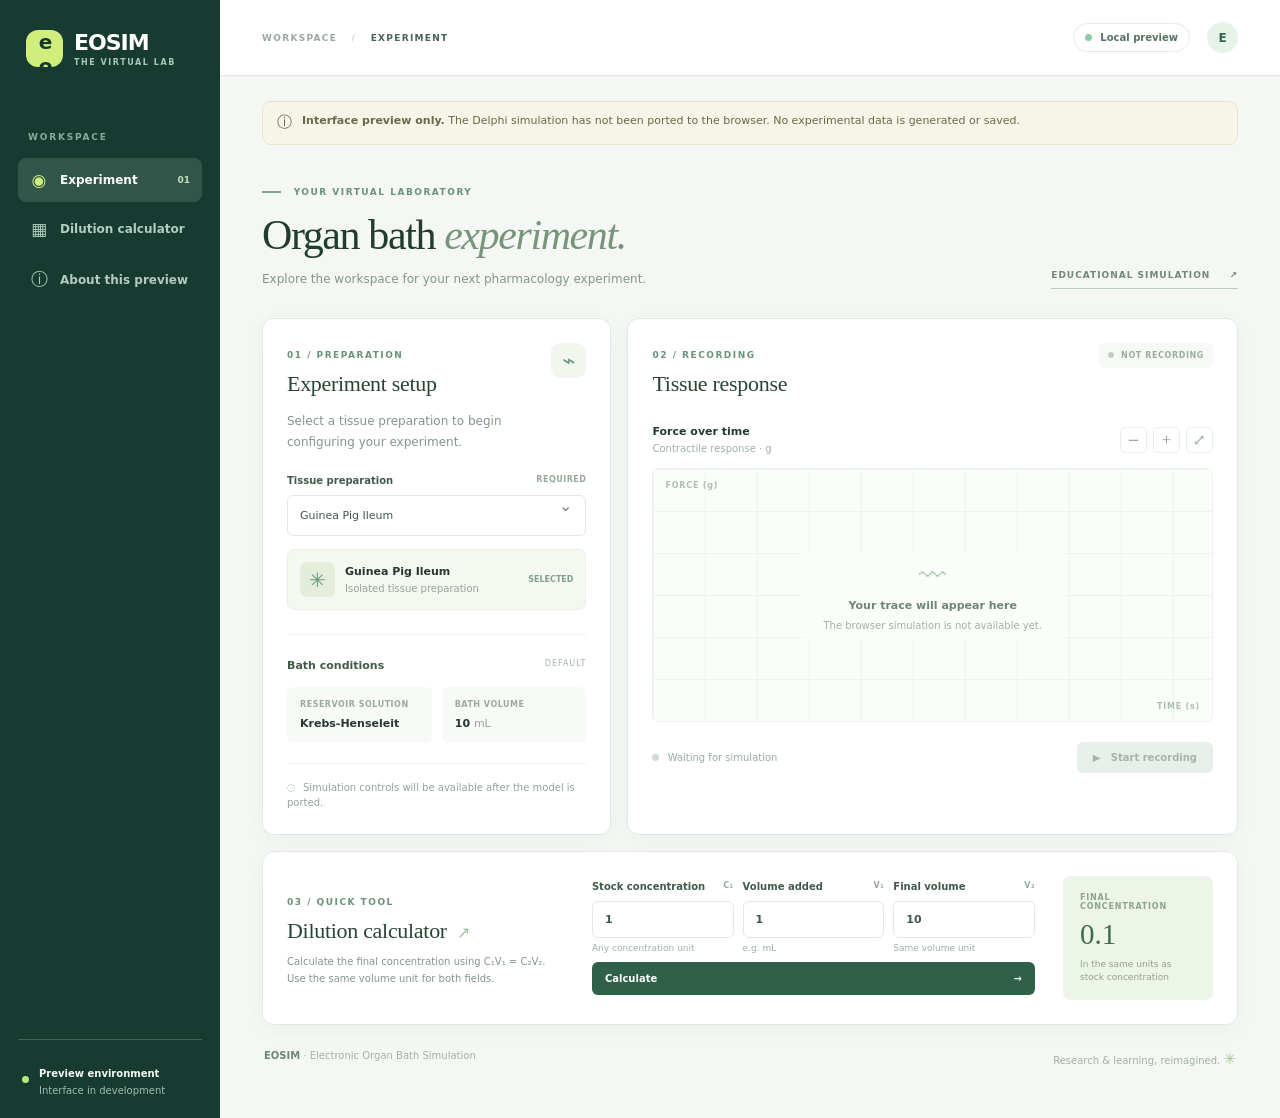
<file: preview/index.html>
<!doctype html>
<html lang="en">
<head>
  <meta charset="utf-8">
  <meta name="viewport" content="width=device-width,initial-scale=1">
  <meta http-equiv="Content-Security-Policy" content="default-src 'self'; script-src 'self'; style-src 'self'; img-src 'self' data:; connect-src 'self'; object-src 'none'; base-uri 'none'">
  <title>EOSIM — Lab preview</title>
  <link rel="stylesheet" href="./styles.css">
  <script type="module" src="./main.mjs"></script>
</head>
<body>
  <div class="shell">
    <aside class="sidebar">
      <a class="brand" href="./"><span class="brand-mark">e<span>o</span></span><span>EOSIM<small>THE VIRTUAL LAB</small></span></a>
      <div class="nav-label">WORKSPACE</div>
      <nav aria-label="Workspace"><a class="nav-active" href="#workspace"><span>◉</span> Experiment <b>01</b></a><a href="#calculator"><span>▦</span> Dilution calculator</a><a href="#about"><span>ⓘ</span> About this preview</a></nav>
      <div class="sidebar-bottom"><div class="status-dot"></div><div><strong>Preview environment</strong><small>Interface in development</small></div></div>
    </aside>
    <main id="workspace">
      <header class="topbar"><div class="breadcrumbs">WORKSPACE <span>/</span> <strong>EXPERIMENT</strong></div><div class="top-right"><span class="top-pill"><i></i> Local preview</span><span class="avatar">E</span></div></header>
      <div class="content">
        <div class="notice" role="status"><span>ⓘ</span><p><strong>Interface preview only.</strong> The Delphi simulation has not been ported to the browser. No experimental data is generated or saved.</p></div>
        <div class="page-heading"><div><div class="eyebrow"><span></span> YOUR VIRTUAL LABORATORY</div><h1>Organ bath <em>experiment.</em></h1><p>Explore the workspace for your next pharmacology experiment.</p></div><span class="heading-badge">EDUCATIONAL SIMULATION <span>↗</span></span></div>
        <div class="workspace-grid">
          <section class="card setup" aria-labelledby="setup-title"><div class="card-header"><div><span class="section-number">01 / PREPARATION</span><h2 id="setup-title">Experiment setup</h2></div><span class="icon-box">⌁</span></div><p class="card-description">Select a tissue preparation to begin configuring your experiment.</p><label for="tissue">Tissue preparation <span>REQUIRED</span></label><div class="select-wrap"><select id="tissue"><option>Guinea Pig Ileum</option><option>Chick Biventer</option><option>Rabbit Arterial Ring</option><option>Rabbit Jejunum</option></select></div><div class="tissue-info"><div class="tissue-icon">✳</div><div><strong id="tissue-name">Guinea Pig Ileum</strong><small>Isolated tissue preparation</small></div><span>SELECTED</span></div><div class="divider"></div><div class="subhead"><strong>Bath conditions</strong><span>DEFAULT</span></div><div class="conditions"><div><small>RESERVOIR SOLUTION</small><strong>Krebs-Henseleit</strong></div><div><small>BATH VOLUME</small><strong>10 <span>mL</span></strong></div></div><div class="setup-foot"><span>◌</span> Simulation controls will be available after the model is ported.</div></section>
          <section class="card recording" aria-labelledby="recording-title"><div class="card-header"><div><span class="section-number">02 / RECORDING</span><h2 id="recording-title">Tissue response</h2></div><span class="inactive"><i></i> NOT RECORDING</span></div><div class="chart-info"><div><strong>Force over time</strong><span>Contractile response · g</span></div><div class="chart-tools"><span>−</span><span>＋</span><span>⤢</span></div></div><div class="chart"><div class="axis-label">FORCE (g)</div><div class="chart-empty"><div class="wave-icon">〰</div><strong>Your trace will appear here</strong><span>The browser simulation is not available yet.</span></div><span class="axis-bottom">TIME (s)</span></div><div class="recording-bottom"><span><i></i> Waiting for simulation</span><button disabled>▶ &nbsp; Start recording</button></div></section>
        </div>
        <section class="card calculator" id="calculator"><div class="calc-intro"><span class="section-number">03 / QUICK TOOL</span><h2>Dilution calculator <span>↗</span></h2><p>Calculate the final concentration using C₁V₁ = C₂V₂. Use the same volume unit for both fields.</p></div><form id="dilution-form" class="calc-form"><label>Stock concentration <span>C₁</span><input id="stock" type="number" min="0" step="any" value="1" required><small>Any concentration unit</small></label><label>Volume added <span>V₁</span><input id="added" type="number" min="0" step="any" value="1" required><small>e.g. mL</small></label><label>Final volume <span>V₂</span><input id="total" type="number" min="0" step="any" value="10" required><small>Same volume unit</small></label><button type="submit">Calculate <span>→</span></button></form><div class="calc-result" aria-live="polite"><span>FINAL CONCENTRATION</span><strong id="result">0.1</strong><small id="result-note">In the same units as stock concentration</small></div></section>
        <footer id="about"><span><strong>EOSIM</strong> · Electronic Organ Bath Simulation</span><span>Research & learning, reimagined. <b>✳</b></span></footer>
      </div>
    </main>
  </div>
</body>
</html>
</file>
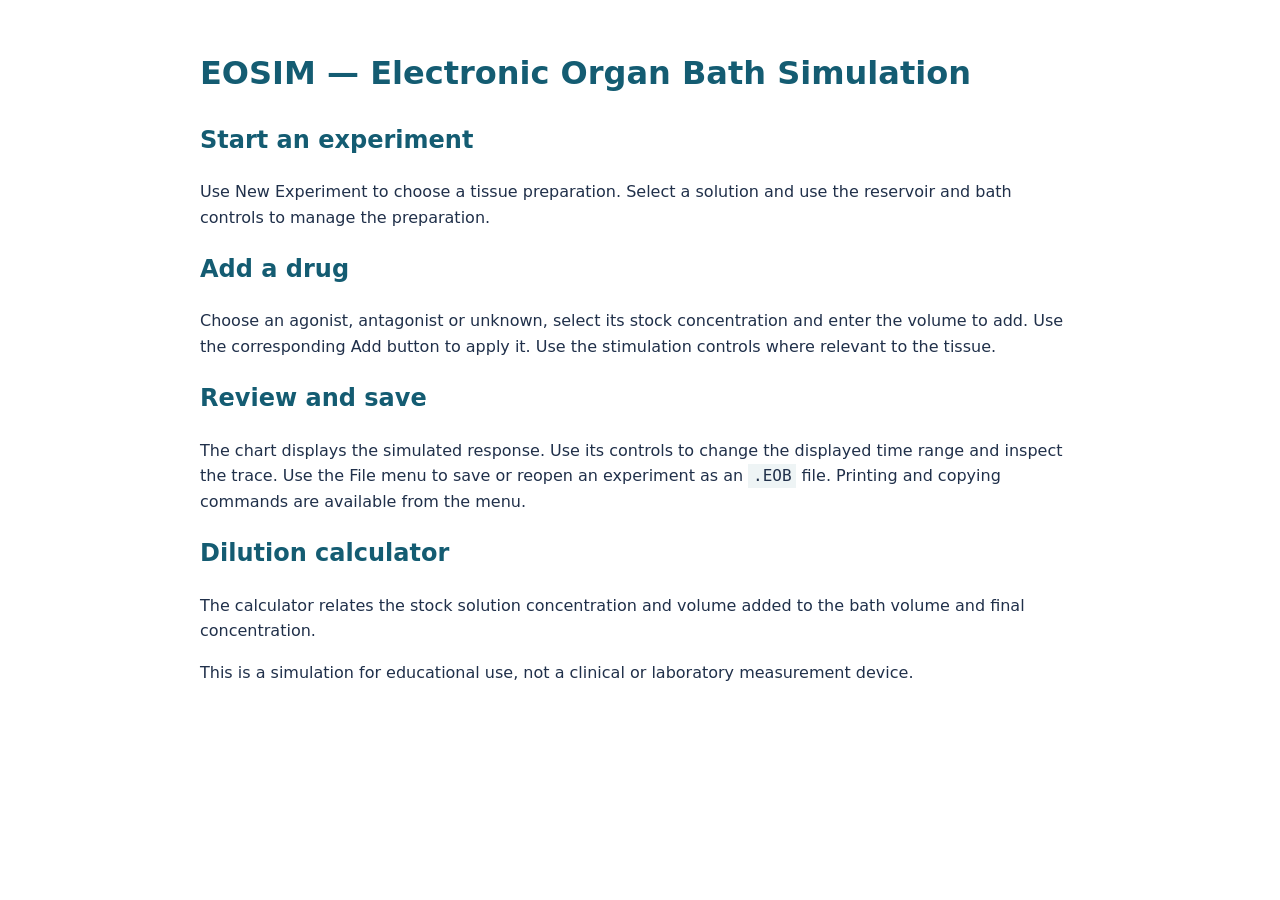
<file: EOSIM-help.html>
<!doctype html>
<html lang="en">
<head>
<meta charset="utf-8">
<meta name="viewport" content="width=device-width, initial-scale=1">
<title>EOSIM — Help</title>
<style>body{font:16px/1.6 system-ui,sans-serif;max-width:55rem;margin:3rem auto;padding:0 1rem;color:#20304a}h1,h2{color:#145c72}code{background:#eef4f5;padding:.15rem .3rem}</style>
</head>
<body>
<h1>EOSIM — Electronic Organ Bath Simulation</h1>
<h2>Start an experiment</h2>
<p>Use New Experiment to choose a tissue preparation. Select a solution and use the reservoir and bath controls to manage the preparation.</p>
<h2>Add a drug</h2>
<p>Choose an agonist, antagonist or unknown, select its stock concentration and enter the volume to add. Use the corresponding Add button to apply it. Use the stimulation controls where relevant to the tissue.</p>
<h2>Review and save</h2>
<p>The chart displays the simulated response. Use its controls to change the displayed time range and inspect the trace. Use the File menu to save or reopen an experiment as an <code>.EOB</code> file. Printing and copying commands are available from the menu.</p>
<h2>Dilution calculator</h2>
<p>The calculator relates the stock solution concentration and volume added to the bath volume and final concentration.</p>
<p>This is a simulation for educational use, not a clinical or laboratory measurement device.</p>
</body>
</html>
</file>
<file: preview/styles.css>
:root{font-family:Inter,ui-sans-serif,system-ui,-apple-system,BlinkMacSystemFont,"Segoe UI",sans-serif;color:#243830;background:#f4f7f4;font-synthesis:none}*{box-sizing:border-box}body{margin:0}.shell{min-height:100vh;display:grid;grid-template-columns:220px minmax(0,1fr)}.sidebar{background:#183b31;color:#f4faf6;display:flex;flex-direction:column;padding:30px 18px 22px;min-height:100vh}.brand{text-decoration:none;color:#fff;display:flex;gap:11px;align-items:center;font-size:22px;font-weight:750;letter-spacing:-1px;padding:0 8px}.brand small{display:block;font-size:8px;font-weight:700;letter-spacing:1.55px;color:#a5c8b6;margin-top:3px}.brand-mark{display:grid;place-items:center;width:37px;height:37px;background:#d1ee7d;border-radius:12px;color:#17382c;font-size:20px;letter-spacing:-2px}.brand-mark span{display:inline}.nav-label{font-size:9px;font-weight:800;letter-spacing:1.8px;color:#86ac9a;margin:65px 10px 16px}nav{display:grid;gap:5px}nav a{display:flex;align-items:center;gap:12px;padding:12px;color:#b4cbbf;font-size:12px;font-weight:600;text-decoration:none;border-radius:8px}nav a span{font-size:17px;width:18px;text-align:center;color:#abcabb}nav a b{margin-left:auto;font-size:9px;color:#c5dcbe}nav a.nav-active{background:#315649;color:#fff}nav a.nav-active span{color:#d1ed80}.sidebar-bottom{margin-top:auto;border-top:1px solid #426254;padding:22px 4px 0;display:flex;align-items:center;gap:10px}.status-dot,.top-pill i,.inactive i,.recording-bottom i{height:7px;width:7px;border-radius:50%;background:#b8e780;display:inline-block}.sidebar-bottom strong{font-size:10px}.sidebar-bottom small{display:block;color:#a1bdae;font-size:10px;margin-top:4px}.topbar{height:76px;border-bottom:1px solid #e3eae4;background:#fff;display:flex;align-items:center;justify-content:space-between;padding:0 42px}.breadcrumbs{font-size:9px;letter-spacing:1.3px;color:#9aa9a0;font-weight:800}.breadcrumbs span{padding:0 10px;color:#ced9d0}.breadcrumbs strong{color:#4a6357}.top-right{display:flex;gap:17px;align-items:center}.top-pill{border:1px solid #e3ebe3;border-radius:40px;font-size:10px;color:#567262;padding:8px 11px;font-weight:700}.top-pill i{margin-right:5px;background:#8dc9a2}.avatar{display:grid;place-items:center;width:31px;height:31px;background:#e7f2e8;border-radius:50%;font-size:12px;font-weight:700;color:#38664d}.content{max-width:1470px;margin:auto;padding:25px 42px}.notice{display:flex;gap:10px;align-items:flex-start;background:#f7f5e7;border:1px solid #e9e6cc;color:#6c674b;border-radius:9px;padding:10px 14px;font-size:11px;line-height:1.45}.notice span{font-size:15px}.notice p{margin:1px 0}.page-heading{display:flex;justify-content:space-between;align-items:end;margin:42px 0 29px}.eyebrow,.section-number{font-size:9px;letter-spacing:1.5px;font-weight:800;color:#69927a}.eyebrow span{display:inline-block;width:19px;height:2px;background:#7ba784;vertical-align:middle;margin-right:8px}h1{font-family:Georgia,serif;font-size:42px;line-height:1.1;letter-spacing:-1.4px;font-weight:400;margin:15px 0 11px;color:#213d30}h1 em{font-weight:400;color:#779579}.page-heading p,.card-description,.calc-intro p{margin:0;color:#84968a;font-size:12px;line-height:1.7}.heading-badge{font-size:9px;letter-spacing:1px;font-weight:800;color:#71887a;border-bottom:1px solid #b9cabe;padding:0 0 8px}.heading-badge span{margin-left:15px}.workspace-grid{display:grid;grid-template-columns:minmax(285px,0.83fr) minmax(400px,1.45fr);gap:16px}.card{background:#fff;border:1px solid #e2eae3;border-radius:12px;box-shadow:0 5px 20px #2c48370a}.setup,.recording{padding:24px}.card-header{display:flex;justify-content:space-between;align-items:flex-start}.card-header h2,.calc-intro h2{font-family:Georgia,serif;font-size:22px;font-weight:400;letter-spacing:-.3px;color:#294435;margin:9px 0 0}.icon-box{display:grid;place-items:center;background:#f1f6ef;color:#72947b;border-radius:9px;width:35px;height:35px;font-size:22px}.card-description{margin:14px 0 23px;max-width:280px}.setup label,.calc-form label{display:block;font-size:10px;font-weight:750;color:#3f5a4a}.setup label span,.calc-form label span{float:right;font-size:8px;color:#96aa9c;letter-spacing:.5px}.select-wrap{position:relative}.select-wrap:after{content:'⌄';position:absolute;right:14px;top:10px;pointer-events:none;color:#718a78}select,input{width:100%;height:41px;border:1px solid #e1e9e2;background:#fff;border-radius:6px;padding:0 12px;color:#40584a;font:inherit;font-size:11px;outline-color:#7ba784}.select-wrap select{appearance:none;margin-top:9px}.tissue-info{display:flex;align-items:center;gap:10px;background:#f5f8f1;border:1px solid #eaf0e6;border-radius:7px;padding:12px;margin-top:13px}.tissue-icon{display:grid;place-items:center;width:35px;height:35px;border-radius:7px;background:#e3edda;color:#6a9770;font-size:20px}.tissue-info strong,.tissue-info small{display:block}.tissue-info strong{font-size:11px}.tissue-info small{font-size:10px;color:#92a598;margin-top:5px}.tissue-info>span{margin-left:auto;font-size:8px;font-weight:800;color:#82a18a}.divider{height:1px;background:#edf1ed;margin:24px 0}.subhead{display:flex;justify-content:space-between;font-size:11px;color:#405a49}.subhead span{font-size:8px;color:#a3b0a5;letter-spacing:1px}.conditions{display:grid;grid-template-columns:1fr 1fr;gap:10px;margin:15px 0 20px}.conditions div{background:#f8faf8;border-radius:6px;padding:13px}.conditions small,.conditions strong{display:block}.conditions small{font-size:8px;letter-spacing:.5px;color:#9aa99e;font-weight:800;margin-bottom:8px}.conditions strong{font-size:11px}.conditions strong span{font-weight:400;color:#94a69a}.setup-foot{border-top:1px solid #edf1ed;padding-top:16px;color:#91a498;font-size:10px;line-height:1.5}.setup-foot span{color:#87ad8c;margin-right:4px}.inactive{font-size:8px;letter-spacing:.6px;font-weight:800;color:#9baba0;background:#f7f9f7;padding:8px 9px;border-radius:5px}.inactive i{background:#c5cec5;height:6px;width:6px;margin-right:4px}.chart-info{display:flex;justify-content:space-between;align-items:center;margin:28px 0 14px}.chart-info strong,.chart-info span{display:block}.chart-info strong{font-size:11px}.chart-info span{font-size:10px;color:#a0afa4;margin-top:5px}.chart-tools{display:flex;gap:6px}.chart-tools span{width:27px;height:26px;display:grid;place-items:center;border:1px solid #e8eeea;border-radius:5px;font-size:15px;color:#98a99e;margin:0}.chart{height:254px;position:relative;border:1px solid #ecf1ec;border-radius:7px;background-color:#fbfdfb;background-image:linear-gradient(#eef4ee 1px,transparent 1px),linear-gradient(90deg,#eef4ee 1px,transparent 1px);background-size:100% 42px, 52px 100%;display:grid;place-items:center}.axis-label,.axis-bottom{position:absolute;font-size:8px;font-weight:800;letter-spacing:.8px;color:#afbeb2}.axis-label{top:12px;left:12px}.axis-bottom{right:12px;bottom:10px}.chart-empty{text-align:center;background:#fbfdfbee;padding:8px 20px}.chart-empty strong,.chart-empty span{display:block}.chart-empty strong{font-size:11px;margin:8px 0;color:#6d8573}.chart-empty span{font-size:10px;color:#a2b0a5}.wave-icon{font-size:27px;color:#a5c6a5}.recording-bottom{display:flex;justify-content:space-between;align-items:center;margin-top:20px;font-size:10px;color:#9aaba0}.recording-bottom i{background:#d0dcd1;margin-right:5px}button{font:inherit;cursor:pointer}.recording-bottom button{background:#e8efea;border:0;color:#a4b4a8;padding:10px 16px;border-radius:6px;font-size:10px;font-weight:700;cursor:not-allowed}.calculator{margin-top:16px;padding:24px;display:grid;grid-template-columns:minmax(200px,1fr) minmax(330px,1.6fr) 150px;gap:28px;align-items:center}.calc-intro h2 span{color:#a1bba5;font-family:system-ui;font-size:16px;margin-left:5px}.calc-intro p{margin-top:9px;max-width:270px;font-size:10px}.calc-form{display:grid;grid-template-columns:repeat(3,minmax(70px,1fr));gap:9px;align-items:end}.calc-form input{margin-top:9px;height:37px}.calc-form small{font-size:9px;color:#a1b0a3;font-weight:400;display:block;margin-top:5px}.calc-form button{grid-column:1 / -1;background:#2e604a;color:#fff;border:0;border-radius:6px;text-align:left;padding:11px 13px;font-size:10px;font-weight:700}.calc-form button span{float:right}.calc-form button:hover{background:#214a37}.calc-result{min-height:109px;background:#edf5e8;border-radius:8px;padding:17px}.calc-result span,.calc-result strong,.calc-result small{display:block}.calc-result span{font-size:8px;font-weight:800;letter-spacing:.8px;color:#8ca38c}.calc-result strong{font-family:Georgia,serif;font-size:29px;font-weight:400;color:#3c6d4b;margin:7px 0}.calc-result small{font-size:9px;color:#8ba38b;line-height:1.4}.calc-result small.error{color:#ab514a}footer{display:flex;justify-content:space-between;padding:25px 2px;color:#a2b1a5;font-size:10px}footer strong{color:#6d8874}footer b{color:#a7c88c;font-size:15px}@media(max-width:1050px){.workspace-grid{grid-template-columns:1fr}.calculator{grid-template-columns:1fr 1.5fr}.calc-result{grid-column:1 / -1;min-height:auto}.chart{height:240px}}@media(max-width:700px){.shell{display:block}.sidebar{min-height:auto;padding:16px;display:flex}.brand{font-size:19px}.nav-label,.sidebar-bottom{display:none}nav{display:flex;margin-top:16px;overflow:auto}nav a{white-space:nowrap}.topbar{height:56px;padding:0 18px}.content{padding:18px}.page-heading{display:block;margin:32px 0 24px}h1{font-size:36px}.heading-badge{display:none}.workspace-grid{grid-template-columns:1fr}.calculator{grid-template-columns:1fr;gap:18px}.calc-result{grid-column:auto}footer{gap:15px;line-height:1.6}.chart{height:220px}}
</file>
